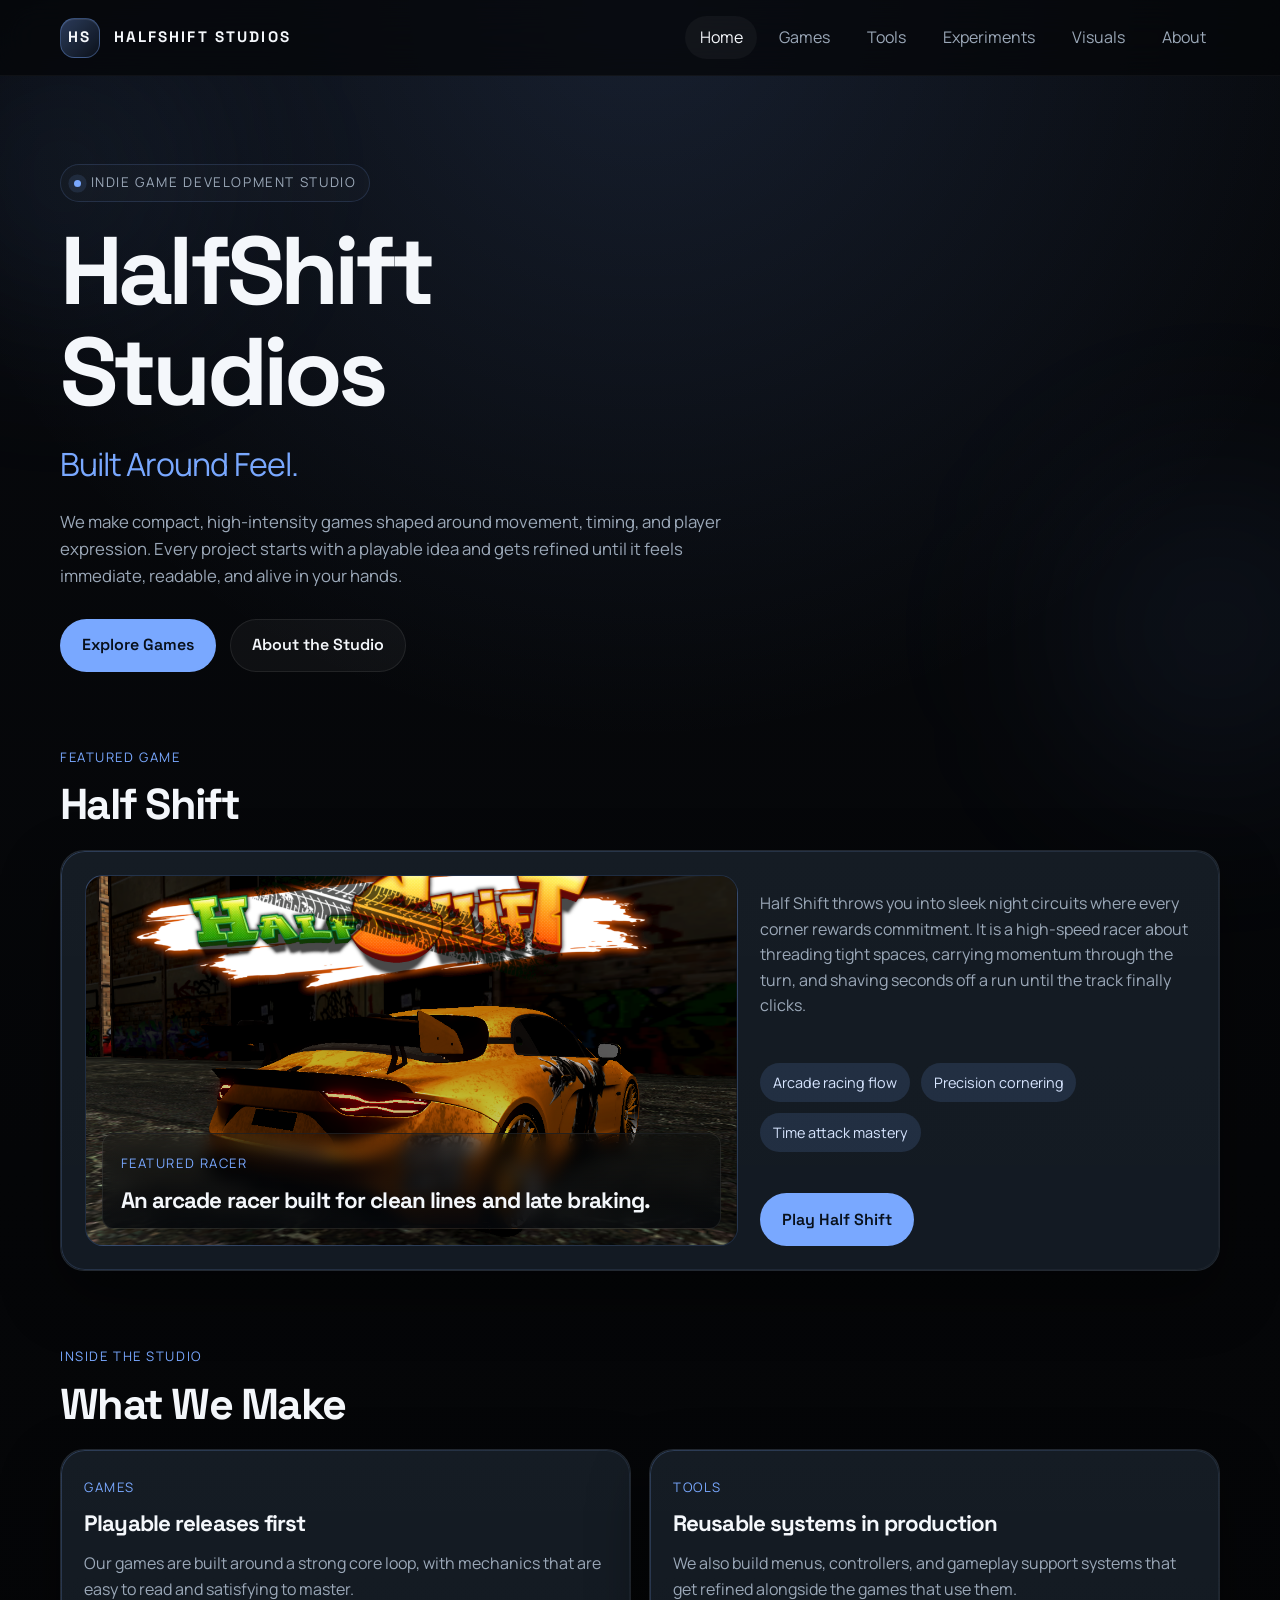
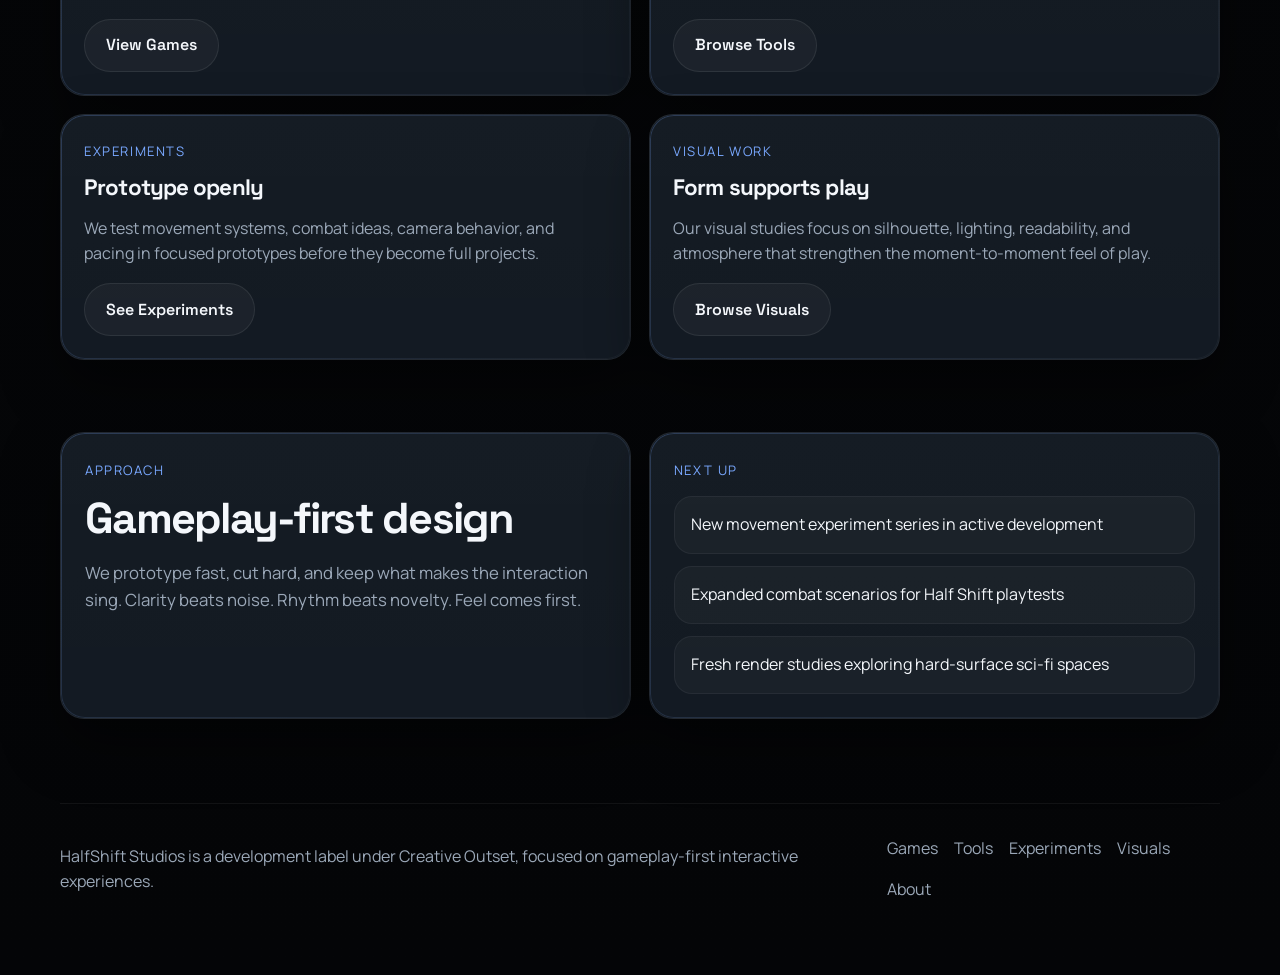
<file: index.html>
<!DOCTYPE html>
<html lang="en">
  <head>
    <meta charset="UTF-8" />
    <meta name="viewport" content="width=device-width, initial-scale=1.0" />
    <title>HalfShift Studios | Built Around Feel.</title>
    <meta
      name="description"
      content="HalfShift Studios creates gameplay-first indie experiences centered on feel, rhythm, and readable systems."
    />
    <link rel="stylesheet" href="style.css" />
  </head>
  <body>
    <div class="page-shell">
      <header class="site-header">
        <div class="container nav">
          <a class="brand" href="index.html">
            <span class="brand-mark">HS</span>
            <span>HalfShift Studios</span>
          </a>
          <nav class="nav-links" aria-label="Primary">
            <a class="active" href="index.html">Home</a>
            <a href="games/index.html">Games</a>
            <a href="tools/index.html">Tools</a>
            <a href="experiments/index.html">Experiments</a>
            <a href="visuals/index.html">Visuals</a>
            <a href="about.html">About</a>
          </nav>
        </div>
      </header>

      <main>
        <section class="hero">
          <div class="container">
            <span class="eyebrow">Indie Game Development Studio</span>
            <h1>HalfShift Studios</h1>
            <p class="tagline">Built Around Feel.</p>
            <p class="hero-copy">
              We make compact, high-intensity games shaped around movement, timing,
              and player expression. Every project starts with a playable idea and
              gets refined until it feels immediate, readable, and alive in your hands.
            </p>
            <div class="hero-actions">
              <a class="btn btn-primary" href="games/index.html">Explore Games</a>
              <a class="btn btn-secondary" href="about.html">About the Studio</a>
            </div>
          </div>
        </section>

        <section class="section">
          <div class="container">
            <div class="section-header">
              <div>
                <span class="card-kicker">Featured Game</span>
                <h2 class="section-title">Half Shift</h2>
              </div>
            </div>
            <article class="feature-card">
              <div class="feature-media">
                <img
                  src="assets/half-shift.png"
                  alt="Gameplay screenshot from Half Shift"
                />
                <div class="feature-overlay">
                  <span class="feature-badge">Featured Racer</span>
                  <h3 class="card-title">An arcade racer built for clean lines and late braking.</h3>
                </div>
              </div>
              <div class="feature-meta">
                <p class="card-copy">
                  Half Shift throws you into sleek night circuits where every corner
                  rewards commitment. It is a high-speed racer about threading tight
                  spaces, carrying momentum through the turn, and shaving seconds off a
                  run until the track finally clicks.
                </p>
                <div class="stat-row">
                  <span class="stat">Arcade racing flow</span>
                  <span class="stat">Precision cornering</span>
                  <span class="stat">Time attack mastery</span>
                </div>
                <div class="hero-actions">
                  <a class="btn btn-primary" href="games/index.html">Play Half Shift</a>
                </div>
              </div>
            </article>
          </div>
        </section>

        <section class="section">
          <div class="container">
            <div class="section-header">
              <div>
                <span class="card-kicker">Inside The Studio</span>
                <h2 class="section-title">What We Make</h2>
              </div>
            </div>
            <div class="grid grid-2">
              <article class="panel preview-card">
                <span class="card-kicker">Games</span>
                <h3 class="card-title">Playable releases first</h3>
                <p>
                  Our games are built around a strong core loop, with mechanics that
                  are easy to read and satisfying to master.
                </p>
                <a class="btn btn-secondary" href="games/index.html">View Games</a>
              </article>
              <article class="panel preview-card">
                <span class="card-kicker">Tools</span>
                <h3 class="card-title">Reusable systems in production</h3>
                <p>
                  We also build menus, controllers, and gameplay support systems that
                  get refined alongside the games that use them.
                </p>
                <a class="btn btn-secondary" href="tools/index.html">Browse Tools</a>
              </article>
              <article class="panel preview-card">
                <span class="card-kicker">Experiments</span>
                <h3 class="card-title">Prototype openly</h3>
                <p>
                  We test movement systems, combat ideas, camera behavior, and pacing
                  in focused prototypes before they become full projects.
                </p>
                <a class="btn btn-secondary" href="experiments/index.html">See Experiments</a>
              </article>
              <article class="panel preview-card">
                <span class="card-kicker">Visual Work</span>
                <h3 class="card-title">Form supports play</h3>
                <p>
                  Our visual studies focus on silhouette, lighting, readability, and
                  atmosphere that strengthen the moment-to-moment feel of play.
                </p>
                <a class="btn btn-secondary" href="visuals/index.html">Browse Visuals</a>
              </article>
            </div>
          </div>
        </section>

        <section class="section">
          <div class="container grid grid-2">
            <article class="panel">
              <span class="card-kicker">Approach</span>
              <h2 class="section-title">Gameplay-first design</h2>
              <p class="section-copy">
                We prototype fast, cut hard, and keep what makes the interaction sing.
                Clarity beats noise. Rhythm beats novelty. Feel comes first.
              </p>
            </article>
            <article class="panel">
              <span class="card-kicker">Next Up</span>
              <ul class="list">
                <li>New movement experiment series in active development</li>
                <li>Expanded combat scenarios for Half Shift playtests</li>
                <li>Fresh render studies exploring hard-surface sci-fi spaces</li>
              </ul>
            </article>
          </div>
        </section>
      </main>

      <footer class="footer">
        <div class="container footer-inner">
          <p>
              HalfShift Studios is a development label under Creative Outset,
              focused on gameplay-first interactive experiences.
          </p>
          <div class="footer-links">
            <a href="games/index.html">Games</a>
            <a href="tools/index.html">Tools</a>
            <a href="experiments/index.html">Experiments</a>
            <a href="visuals/index.html">Visuals</a>
            <a href="about.html">About</a>
          </div>
        </div>
      </footer>
    </div>
    <script src="script.js"></script>
  </body>
</html>
</file>
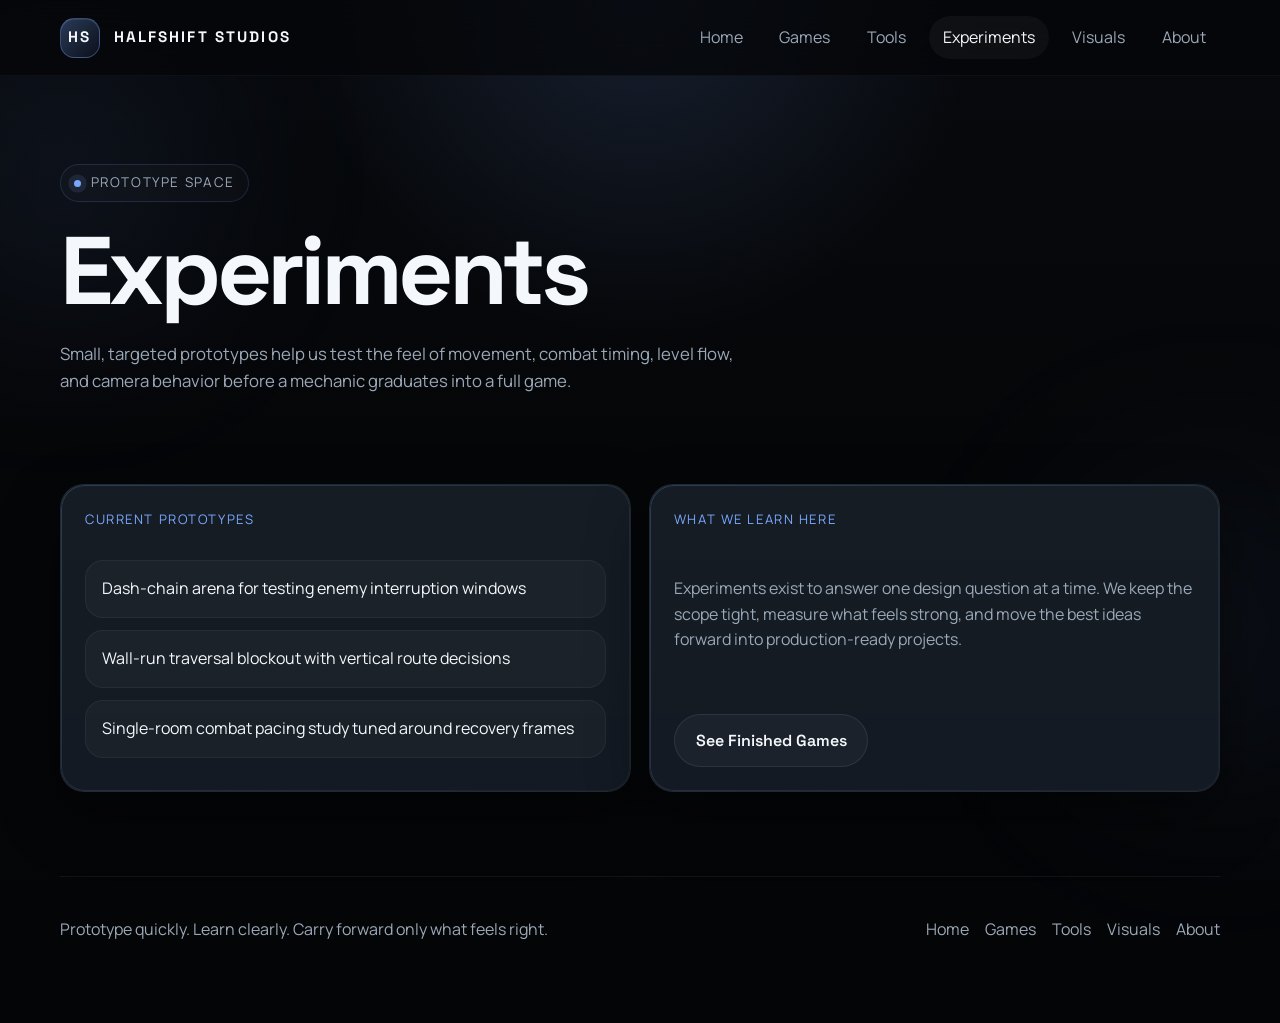
<file: experiments/index.html>
<!DOCTYPE html>
<html lang="en">
  <head>
    <meta charset="UTF-8" />
    <meta name="viewport" content="width=device-width, initial-scale=1.0" />
    <title>Experiments | HalfShift Studios</title>
    <meta
      name="description"
      content="A look at the prototypes and gameplay experiments in development at HalfShift Studios."
    />
    <link rel="stylesheet" href="../style.css" />
  </head>
  <body>
    <div class="page-shell">
      <header class="site-header">
        <div class="container nav">
          <a class="brand" href="../index.html">
            <span class="brand-mark">HS</span>
            <span>HalfShift Studios</span>
          </a>
          <nav class="nav-links" aria-label="Primary">
            <a href="../index.html">Home</a>
            <a href="../games/index.html">Games</a>
            <a href="../tools/index.html">Tools</a>
            <a class="active" href="index.html">Experiments</a>
            <a href="../visuals/index.html">Visuals</a>
            <a href="../about.html">About</a>
          </nav>
        </div>
      </header>

      <main>
        <section class="page-hero">
          <div class="container">
            <span class="eyebrow">Prototype Space</span>
            <h1>Experiments</h1>
            <p>
              Small, targeted prototypes help us test the feel of movement, combat timing,
              level flow, and camera behavior before a mechanic graduates into a full game.
            </p>
          </div>
        </section>

        <section class="section">
          <div class="container grid grid-2">
            <article class="timeline-card">
              <span class="card-kicker">Current Prototypes</span>
              <ul class="list">
                <li>Dash-chain arena for testing enemy interruption windows</li>
                <li>Wall-run traversal blockout with vertical route decisions</li>
                <li>Single-room combat pacing study tuned around recovery frames</li>
              </ul>
            </article>

            <article class="timeline-card">
              <span class="card-kicker">What We Learn Here</span>
              <p class="card-copy">
                Experiments exist to answer one design question at a time. We keep the
                scope tight, measure what feels strong, and move the best ideas forward
                into production-ready projects.
              </p>
              <div class="section-actions">
                <a class="btn btn-secondary" href="../games/index.html">See Finished Games</a>
              </div>
            </article>
          </div>
        </section>
      </main>

      <footer class="footer">
        <div class="container footer-inner">
          <p>Prototype quickly. Learn clearly. Carry forward only what feels right.</p>
          <div class="footer-links">
            <a href="../index.html">Home</a>
            <a href="../games/index.html">Games</a>
            <a href="../tools/index.html">Tools</a>
            <a href="../visuals/index.html">Visuals</a>
            <a href="../about.html">About</a>
          </div>
        </div>
      </footer>
    </div>
    <script src="../script.js"></script>
  </body>
</html>
</file>
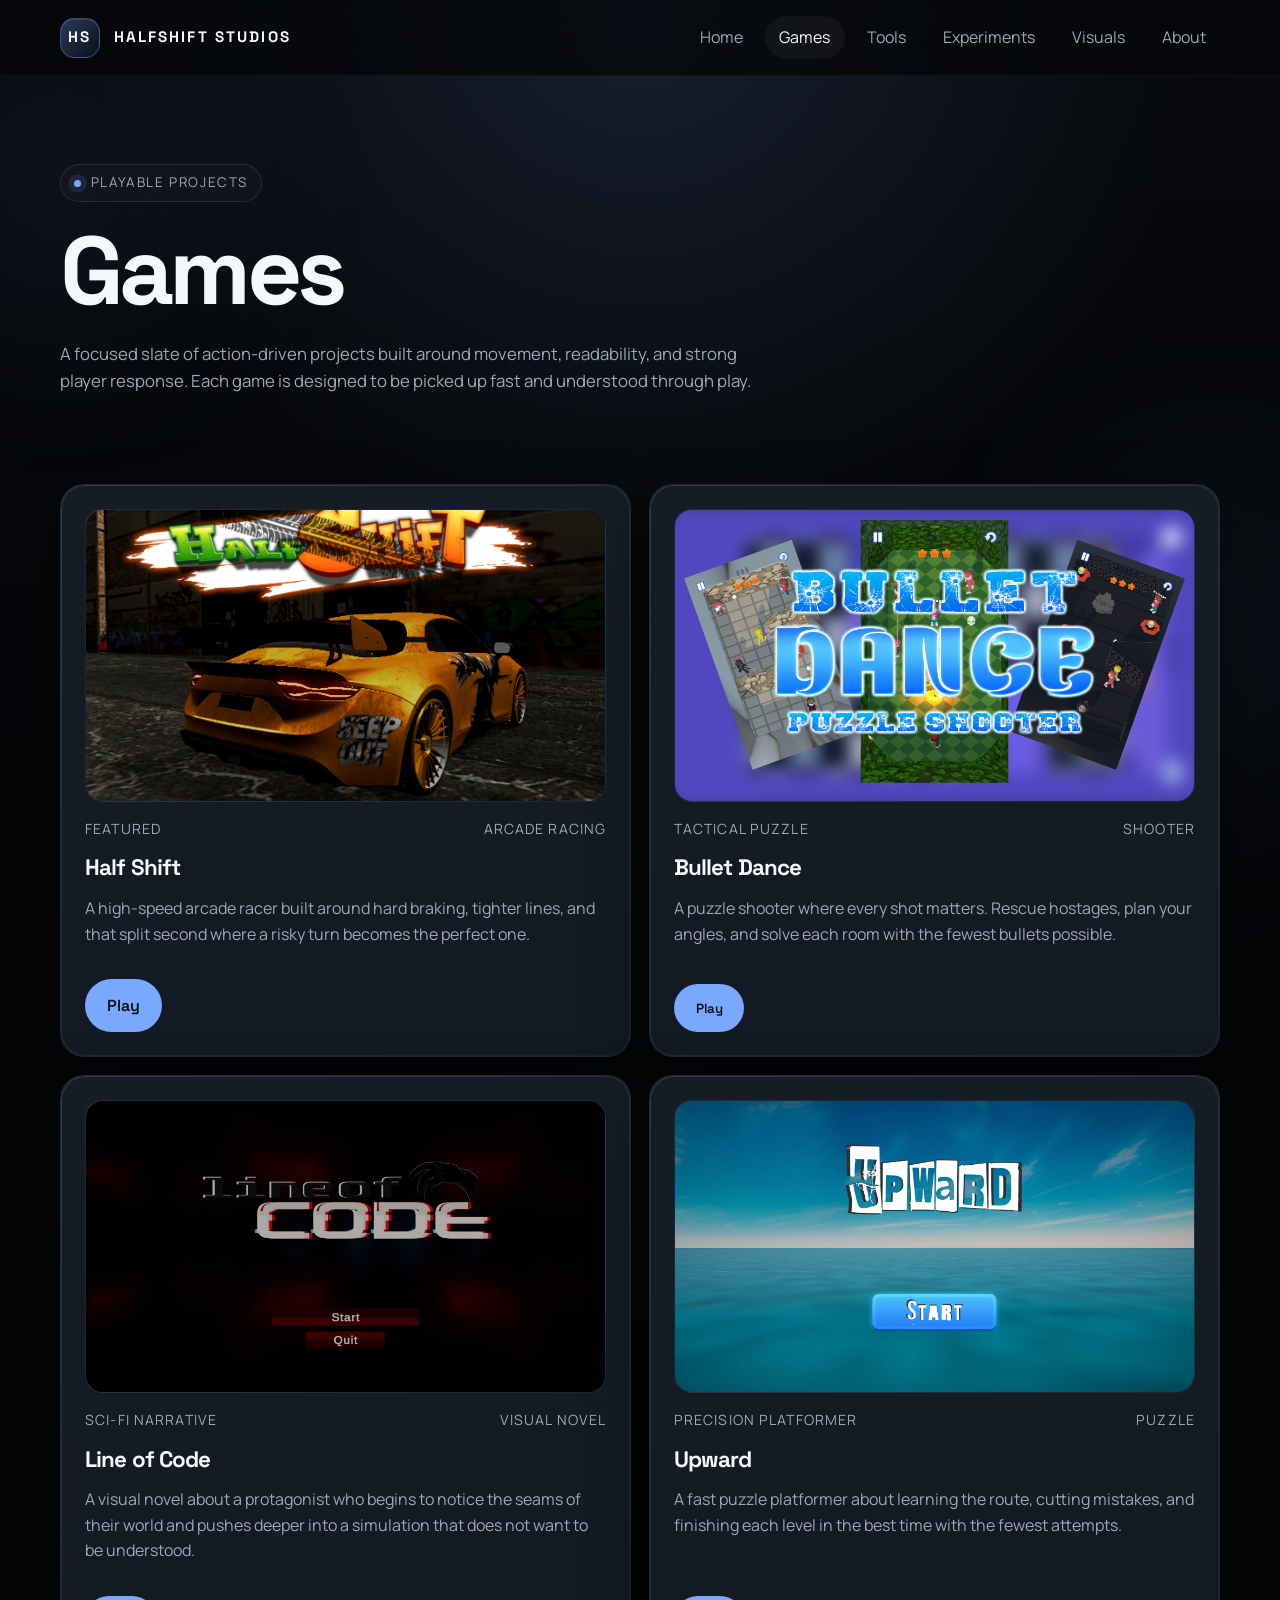
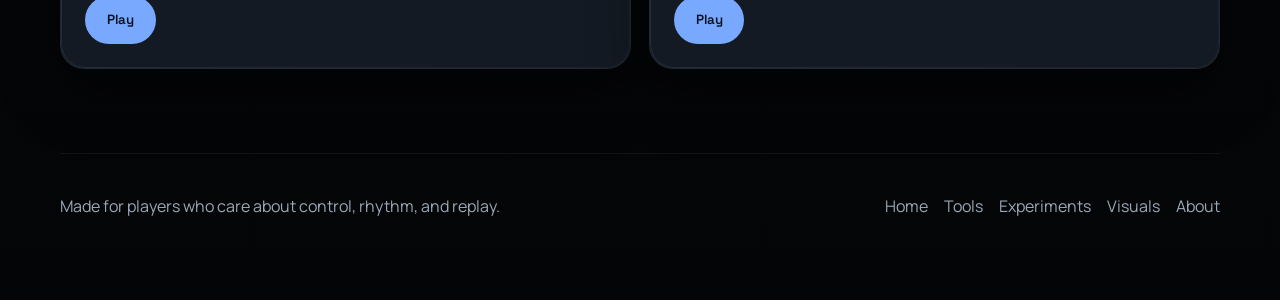
<file: games/index.html>
<!DOCTYPE html>
<html lang="en">
  <head>
    <meta charset="UTF-8" />
    <meta name="viewport" content="width=device-width, initial-scale=1.0" />
    <title>Games | HalfShift Studios</title>
    <meta
      name="description"
      content="Explore the current game lineup from HalfShift Studios, including Half Shift, Bullet Dance, Line of Code, and Upward."
    />
    <link rel="stylesheet" href="../style.css" />
  </head>
  <body>
    <div class="page-shell">
      <header class="site-header">
        <div class="container nav">
          <a class="brand" href="../index.html">
            <span class="brand-mark">HS</span>
            <span>HalfShift Studios</span>
          </a>
          <nav class="nav-links" aria-label="Primary">
            <a href="../index.html">Home</a>
            <a class="active" href="index.html">Games</a>
            <a href="../tools/index.html">Tools</a>
            <a href="../experiments/index.html">Experiments</a>
            <a href="../visuals/index.html">Visuals</a>
            <a href="../about.html">About</a>
          </nav>
        </div>
      </header>

      <main>
        <section class="page-hero">
          <div class="container">
            <span class="eyebrow">Playable Projects</span>
            <h1>Games</h1>
            <p>
              A focused slate of action-driven projects built around movement, readability,
              and strong player response. Each game is designed to be picked up fast and
              understood through play.
            </p>
          </div>
        </section>

        <section class="section">
          <div class="container">
            <div class="grid grid-2">
              <article class="game-card">
                <div class="game-shot-wrap">
                  <img
                    class="game-shot"
                    src="../assets/half-shift.png"
                    alt="Gameplay screenshot from Half Shift"
                  />
                </div>
                <div class="card-topline">
                  <span>Featured</span>
                  <span>Arcade Racing</span>
                </div>
                <div>
                  <h2 class="card-title">Half Shift</h2>
                  <p class="card-copy">
                    A high-speed arcade racer built around hard braking, tighter lines,
                    and that split second where a risky turn becomes the perfect one.
                  </p>
                </div>
                <a href="halfshift/index.html" class="btn btn-primary">Play</a>
              </article>

              <article class="game-card">
                <div class="game-shot-wrap">
                  <img
                    class="game-shot"
                    src="../assets/bullet-dance.png"
                    alt="Gameplay screenshot from Bullet Dance"
                  />
                </div>
                <div class="card-topline">
                  <span>Tactical Puzzle</span>
                  <span>Shooter</span>
                </div>
                <div>
                  <h2 class="card-title">Bullet Dance</h2>
                  <p class="card-copy">
                    A puzzle shooter where every shot matters. Rescue hostages, plan your
                    angles, and solve each room with the fewest bullets possible.
                  </p>
                </div>
                <button class="btn btn-primary" type="button">Play</button>
              </article>

              <article class="game-card">
                <div class="game-shot-wrap">
                  <img
                    class="game-shot"
                    src="../assets/line-of-code.jpg"
                    alt="Gameplay screenshot from Line of Code"
                  />
                </div>
                <div class="card-topline">
                  <span>Sci-Fi Narrative</span>
                  <span>Visual Novel</span>
                </div>
                <div>
                  <h2 class="card-title">Line of Code</h2>
                  <p class="card-copy">
                    A visual novel about a protagonist who begins to notice the seams of
                    their world and pushes deeper into a simulation that does not want to
                    be understood.
                  </p>
                </div>
                <button class="btn btn-primary" type="button">Play</button>
              </article>

              <article class="game-card">
                <div class="game-shot-wrap">
                  <img
                    class="game-shot"
                    src="../assets/upward.jpg"
                    alt="Gameplay screenshot from Upward"
                  />
                </div>
                <div class="card-topline">
                  <span>Precision Platformer</span>
                  <span>Puzzle</span>
                </div>
                <div>
                  <h2 class="card-title">Upward</h2>
                  <p class="card-copy">
                    A fast puzzle platformer about learning the route, cutting mistakes,
                    and finishing each level in the best time with the fewest attempts.
                  </p>
                </div>
                <button class="btn btn-primary" type="button">Play</button>
              </article>
            </div>
          </div>
        </section>
      </main>

      <footer class="footer">
        <div class="container footer-inner">
          <p>Made for players who care about control, rhythm, and replay.</p>
          <div class="footer-links">
            <a href="../index.html">Home</a>
            <a href="../tools/index.html">Tools</a>
            <a href="../experiments/index.html">Experiments</a>
            <a href="../visuals/index.html">Visuals</a>
            <a href="../about.html">About</a>
          </div>
        </div>
      </footer>
    </div>
    <script src="../script.js"></script>
  </body>
</html>
</file>
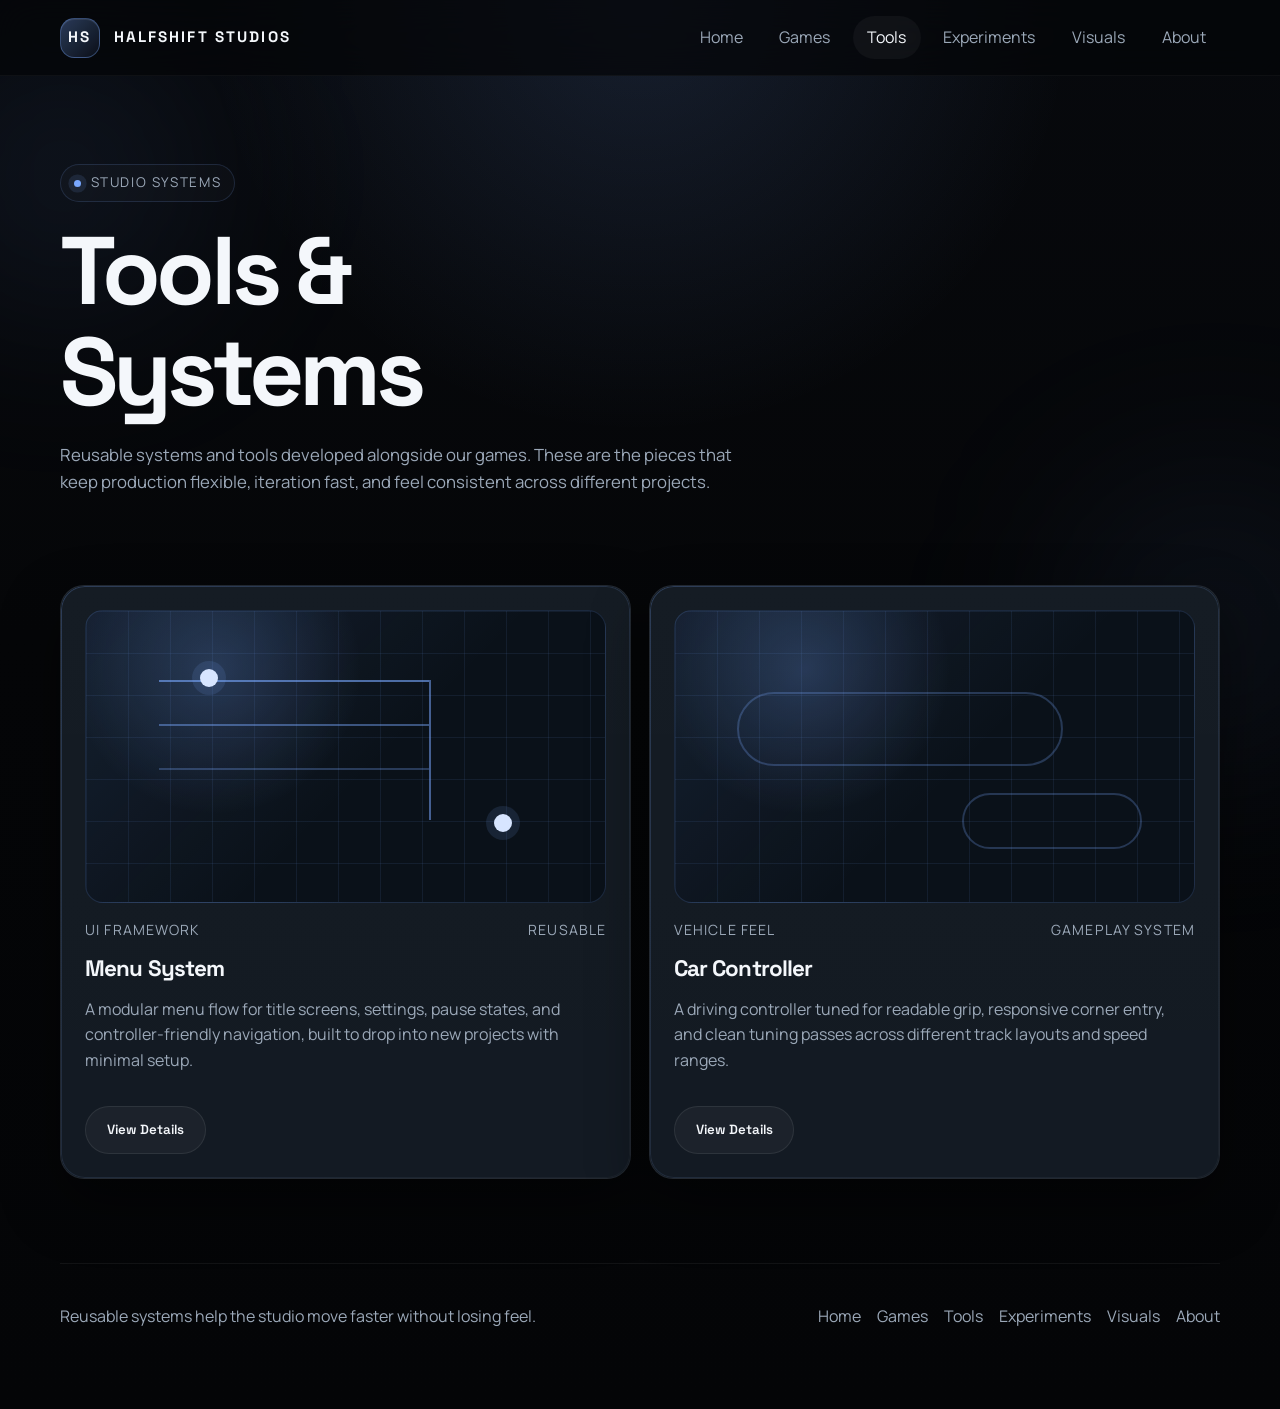
<file: tools/index.html>
<!DOCTYPE html>
<html lang="en">
  <head>
    <meta charset="UTF-8" />
    <meta name="viewport" content="width=device-width, initial-scale=1.0" />
    <title>Tools & Systems | HalfShift Studios</title>
    <meta
      name="description"
      content="Reusable systems and tools developed alongside the games at HalfShift Studios."
    />
    <link rel="stylesheet" href="../style.css" />
  </head>
  <body>
    <div class="page-shell">
      <header class="site-header">
        <div class="container nav">
          <a class="brand" href="../index.html">
            <span class="brand-mark">HS</span>
            <span>HalfShift Studios</span>
          </a>
          <nav class="nav-links" aria-label="Primary">
            <a href="../index.html">Home</a>
            <a href="../games/index.html">Games</a>
            <a class="active" href="index.html">Tools</a>
            <a href="../experiments/index.html">Experiments</a>
            <a href="../visuals/index.html">Visuals</a>
            <a href="../about.html">About</a>
          </nav>
        </div>
      </header>

      <main>
        <section class="page-hero">
          <div class="container">
            <span class="eyebrow">Studio Systems</span>
            <h1>Tools &amp; Systems</h1>
            <p>
              Reusable systems and tools developed alongside our games. These are the
              pieces that keep production flexible, iteration fast, and feel consistent
              across different projects.
            </p>
          </div>
        </section>

        <section class="section">
          <div class="container">
            <div class="grid grid-2">
              <article class="tool-card">
                <div class="tool-visual" aria-hidden="true">
                  <div class="tool-visual-grid"></div>
                  <div class="tool-lines"></div>
                  <div class="tool-nodes"></div>
                </div>
                <div class="card-topline">
                  <span>UI Framework</span>
                  <span>Reusable</span>
                </div>
                <div>
                  <h2 class="card-title">Menu System</h2>
                  <p class="card-copy">
                    A modular menu flow for title screens, settings, pause states, and
                    controller-friendly navigation, built to drop into new projects with
                    minimal setup.
                  </p>
                </div>
                <button class="btn btn-secondary" type="button">View Details</button>
              </article>

              <article class="tool-card">
                <div class="tool-visual" aria-hidden="true">
                  <div class="tool-visual-grid"></div>
                  <div class="tool-visual-routes"></div>
                </div>
                <div class="card-topline">
                  <span>Vehicle Feel</span>
                  <span>Gameplay System</span>
                </div>
                <div>
                  <h2 class="card-title">Car Controller</h2>
                  <p class="card-copy">
                    A driving controller tuned for readable grip, responsive corner entry,
                    and clean tuning passes across different track layouts and speed ranges.
                  </p>
                </div>
                <button class="btn btn-secondary" type="button">View Details</button>
              </article>
            </div>
          </div>
        </section>
      </main>

      <footer class="footer">
        <div class="container footer-inner">
          <p>Reusable systems help the studio move faster without losing feel.</p>
          <div class="footer-links">
            <a href="../index.html">Home</a>
            <a href="../games/index.html">Games</a>
            <a href="index.html">Tools</a>
            <a href="../experiments/index.html">Experiments</a>
            <a href="../visuals/index.html">Visuals</a>
            <a href="../about.html">About</a>
          </div>
        </div>
      </footer>
    </div>
    <script src="../script.js"></script>
  </body>
</html>
</file>
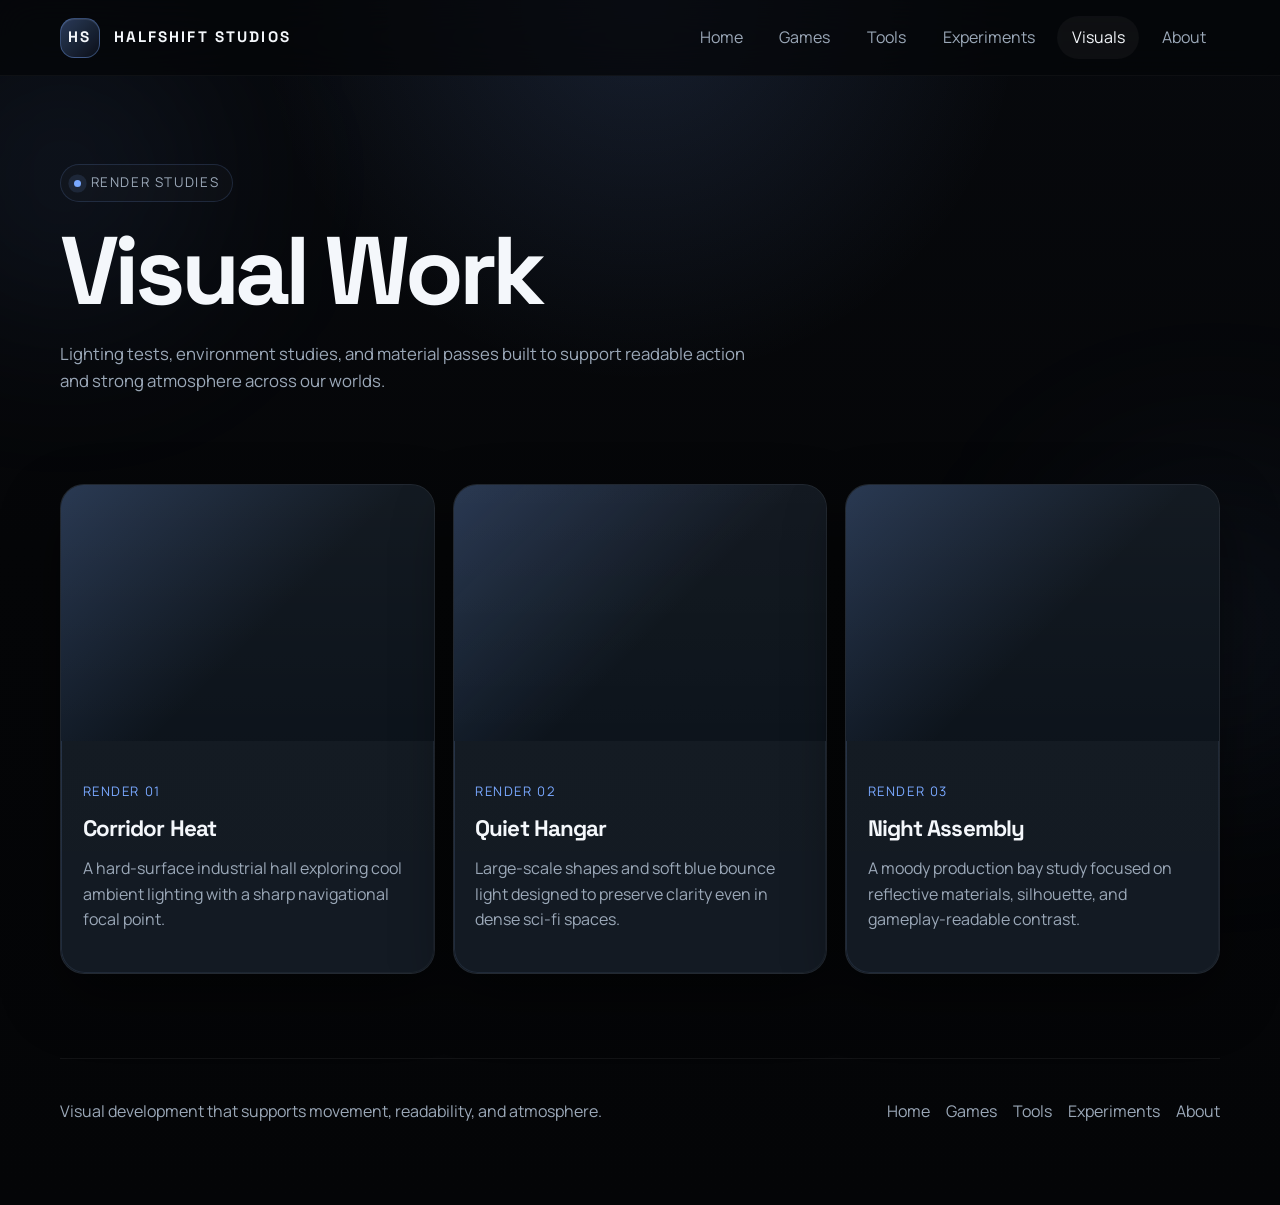
<file: visuals/index.html>
<!DOCTYPE html>
<html lang="en">
  <head>
    <meta charset="UTF-8" />
    <meta name="viewport" content="width=device-width, initial-scale=1.0" />
    <title>Visuals | HalfShift Studios</title>
    <meta
      name="description"
      content="Visual development and 3D render studies from HalfShift Studios."
    />
    <link rel="stylesheet" href="../style.css" />
  </head>
  <body>
    <div class="page-shell">
      <header class="site-header">
        <div class="container nav">
          <a class="brand" href="../index.html">
            <span class="brand-mark">HS</span>
            <span>HalfShift Studios</span>
          </a>
          <nav class="nav-links" aria-label="Primary">
            <a href="../index.html">Home</a>
            <a href="../games/index.html">Games</a>
            <a href="../tools/index.html">Tools</a>
            <a href="../experiments/index.html">Experiments</a>
            <a class="active" href="index.html">Visuals</a>
            <a href="../about.html">About</a>
          </nav>
        </div>
      </header>

      <main>
        <section class="page-hero">
          <div class="container">
            <span class="eyebrow">Render Studies</span>
            <h1>Visual Work</h1>
            <p>
              Lighting tests, environment studies, and material passes built to support
              readable action and strong atmosphere across our worlds.
            </p>
          </div>
        </section>

        <section class="section">
          <div class="container">
            <div class="grid grid-3">
              <article class="gallery-card">
                <div class="visual-tile"></div>
                <div class="gallery-copy">
                  <span class="card-kicker">Render 01</span>
                  <h2 class="card-title">Corridor Heat</h2>
                  <p>
                    A hard-surface industrial hall exploring cool ambient lighting with a
                    sharp navigational focal point.
                  </p>
                </div>
              </article>

              <article class="gallery-card">
                <div class="visual-tile"></div>
                <div class="gallery-copy">
                  <span class="card-kicker">Render 02</span>
                  <h2 class="card-title">Quiet Hangar</h2>
                  <p>
                    Large-scale shapes and soft blue bounce light designed to preserve
                    clarity even in dense sci-fi spaces.
                  </p>
                </div>
              </article>

              <article class="gallery-card">
                <div class="visual-tile"></div>
                <div class="gallery-copy">
                  <span class="card-kicker">Render 03</span>
                  <h2 class="card-title">Night Assembly</h2>
                  <p>
                    A moody production bay study focused on reflective materials, silhouette,
                    and gameplay-readable contrast.
                  </p>
                </div>
              </article>
            </div>
          </div>
        </section>
      </main>

      <footer class="footer">
        <div class="container footer-inner">
          <p>Visual development that supports movement, readability, and atmosphere.</p>
          <div class="footer-links">
            <a href="../index.html">Home</a>
            <a href="../games/index.html">Games</a>
            <a href="../tools/index.html">Tools</a>
            <a href="../experiments/index.html">Experiments</a>
            <a href="../about.html">About</a>
          </div>
        </div>
      </footer>
    </div>
    <script src="../script.js"></script>
  </body>
</html>
</file>
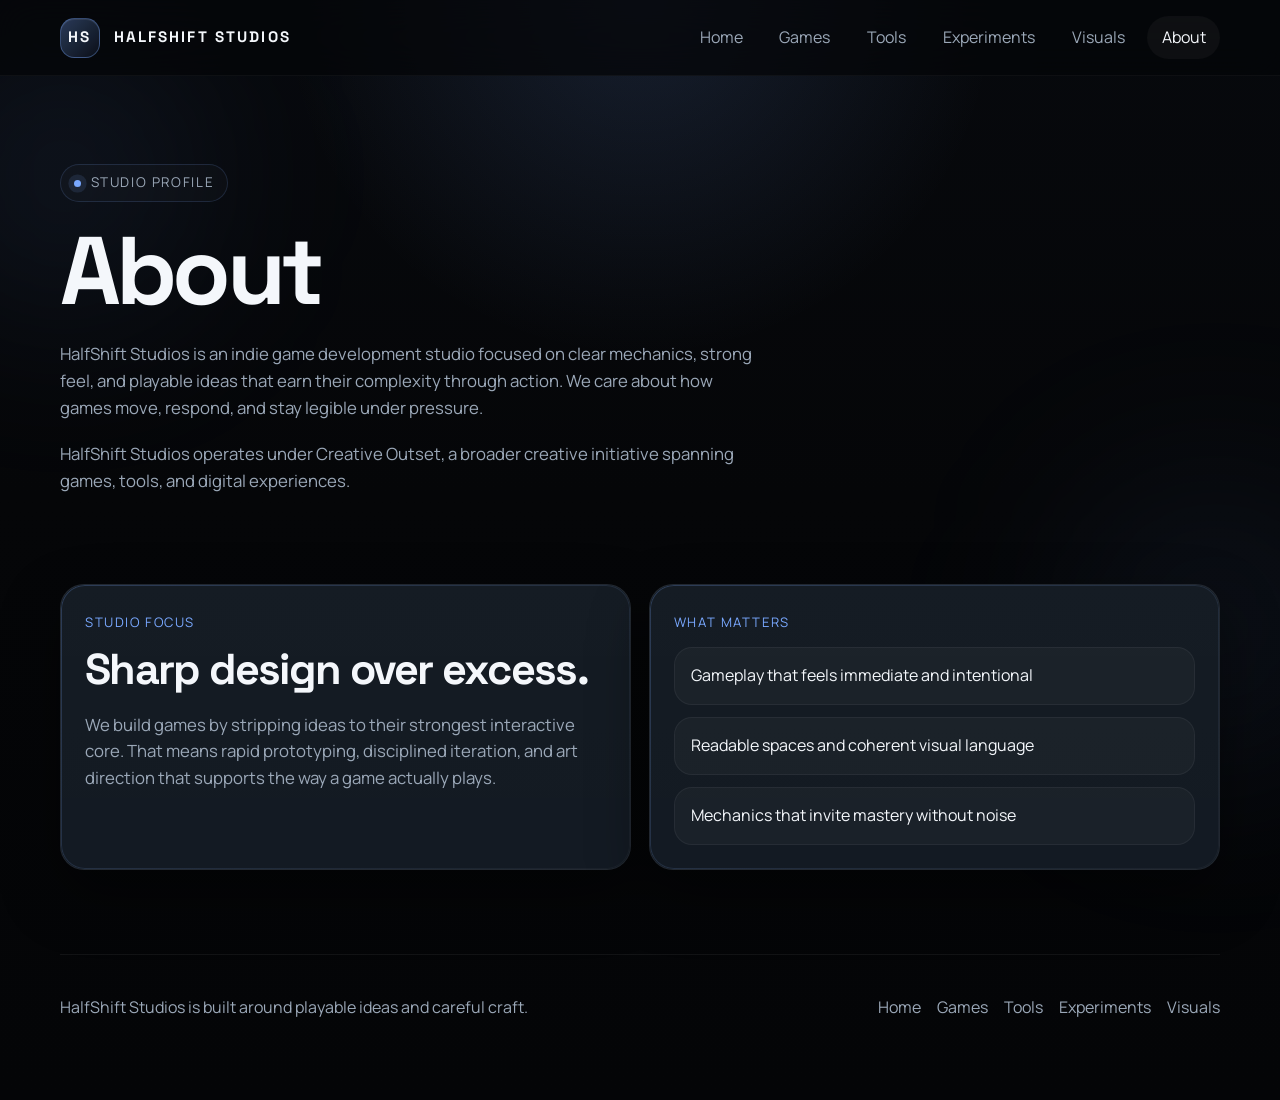
<file: about.html>
<!DOCTYPE html>
<html lang="en">
  <head>
    <meta charset="UTF-8" />
    <meta name="viewport" content="width=device-width, initial-scale=1.0" />
    <title>About | HalfShift Studios</title>
    <meta
      name="description"
      content="Learn more about HalfShift Studios and its gameplay-first approach to indie development."
    />
    <link rel="stylesheet" href="style.css" />
  </head>
  <body>
    <div class="page-shell">
      <header class="site-header">
        <div class="container nav">
          <a class="brand" href="index.html">
            <span class="brand-mark">HS</span>
            <span>HalfShift Studios</span>
          </a>
          <nav class="nav-links" aria-label="Primary">
            <a href="index.html">Home</a>
            <a href="games/index.html">Games</a>
            <a href="tools/index.html">Tools</a>
            <a href="experiments/index.html">Experiments</a>
            <a href="visuals/index.html">Visuals</a>
            <a class="active" href="about.html">About</a>
          </nav>
        </div>
      </header>

      <main>
        <section class="page-hero">
          <div class="container">
            <span class="eyebrow">Studio Profile</span>
            <h1>About</h1>
            <p>
              HalfShift Studios is an indie game development studio focused on clear
              mechanics, strong feel, and playable ideas that earn their complexity
              through action. We care about how games move, respond, and stay legible
              under pressure.
            </p>

            <p class="section-copy">
              HalfShift Studios operates under Creative Outset, a broader creative initiative
              spanning games, tools, and digital experiences.
          </p>
          </div>
        </section>

        <section class="section">
          <div class="container grid grid-2">
            <article class="panel">
              <span class="card-kicker">Studio Focus</span>
              <h2 class="section-title">Sharp design over excess.</h2>
              <p class="section-copy">
                We build games by stripping ideas to their strongest interactive core.
                That means rapid prototyping, disciplined iteration, and art direction
                that supports the way a game actually plays.
              </p>
            </article>

            <article class="panel">
              <span class="card-kicker">What Matters</span>
              <ul class="list">
                <li>Gameplay that feels immediate and intentional</li>
                <li>Readable spaces and coherent visual language</li>
                <li>Mechanics that invite mastery without noise</li>
              </ul>
            </article>
          </div>
        </section>
      </main>

      <footer class="footer">
        <div class="container footer-inner">
          <p>HalfShift Studios is built around playable ideas and careful craft.</p>
          <div class="footer-links">
            <a href="index.html">Home</a>
            <a href="games/index.html">Games</a>
            <a href="tools/index.html">Tools</a>
            <a href="experiments/index.html">Experiments</a>
            <a href="visuals/index.html">Visuals</a>
          </div>
        </div>
      </footer>
    </div>
    <script src="script.js"></script>
  </body>
</html>
</file>
<file: style.css>
@import url("https://fonts.googleapis.com/css2?family=Manrope:wght@400;500;600;700;800&family=Space+Grotesk:wght@500;700&display=swap");

:root {
  --bg: #050608;
  --bg-elevated: #0b0f14;
  --panel: #101720;
  --panel-strong: #151f2c;
  --border: rgba(123, 167, 255, 0.16);
  --text: #f4f7fb;
  --text-muted: #9ba8b8;
  --accent: #79a8ff;
  --accent-soft: rgba(121, 168, 255, 0.14);
  --shadow: 0 24px 60px rgba(0, 0, 0, 0.45);
  --max-width: 1160px;
  --radius-lg: 24px;
  --radius-md: 18px;
  --radius-sm: 999px;
}

* {
  box-sizing: border-box;
}

html {
  scroll-behavior: smooth;
}

body {
  margin: 0;
  min-height: 100vh;
  font-family: "Manrope", sans-serif;
  color: var(--text);
  background:
    radial-gradient(circle at top, rgba(121, 168, 255, 0.14), transparent 28%),
    linear-gradient(180deg, #07090d 0%, #050608 45%, #040507 100%);
  line-height: 1.6;
}

a {
  color: inherit;
  text-decoration: none;
}

img {
  max-width: 100%;
  display: block;
}

.page-shell {
  position: relative;
  overflow: hidden;
}

.page-shell::before,
.page-shell::after {
  content: "";
  position: fixed;
  inset: auto;
  border-radius: 50%;
  filter: blur(100px);
  pointer-events: none;
  z-index: -1;
}

.page-shell::before {
  top: 3rem;
  left: -4rem;
  width: 16rem;
  height: 16rem;
  background: rgba(121, 168, 255, 0.1);
}

.page-shell::after {
  right: -5rem;
  bottom: 8rem;
  width: 18rem;
  height: 18rem;
  background: rgba(121, 168, 255, 0.08);
}

.container {
  width: min(calc(100% - 2rem), var(--max-width));
  margin: 0 auto;
}

.site-header {
  position: sticky;
  top: 0;
  z-index: 10;
  backdrop-filter: blur(18px);
  background: rgba(5, 6, 8, 0.75);
  border-bottom: 1px solid rgba(255, 255, 255, 0.04);
}

.nav {
  display: flex;
  align-items: center;
  justify-content: space-between;
  gap: 1rem;
  padding: 1rem 0;
}

.brand {
  display: inline-flex;
  align-items: center;
  gap: 0.85rem;
  font-family: "Space Grotesk", sans-serif;
  font-size: 0.95rem;
  font-weight: 700;
  letter-spacing: 0.14em;
  text-transform: uppercase;
}

.brand-mark {
  width: 2.5rem;
  height: 2.5rem;
  border-radius: 0.9rem;
  display: inline-flex;
  align-items: center;
  justify-content: center;
  background: linear-gradient(135deg, rgba(121, 168, 255, 0.32), rgba(121, 168, 255, 0.06));
  border: 1px solid rgba(121, 168, 255, 0.35);
  box-shadow: inset 0 1px 0 rgba(255, 255, 255, 0.08);
}

.nav-links {
  display: flex;
  flex-wrap: wrap;
  gap: 0.5rem;
}

.nav-links a {
  padding: 0.55rem 0.9rem;
  color: var(--text-muted);
  border-radius: var(--radius-sm);
  transition: color 0.2s ease, background 0.2s ease, transform 0.2s ease;
}

.nav-links a:hover,
.nav-links a.active {
  color: var(--text);
  background: rgba(255, 255, 255, 0.04);
}

.nav-links a:hover {
  transform: translateY(-1px);
}

.hero,
.page-hero {
  padding: 5.5rem 0 2.25rem;
}

.eyebrow {
  display: inline-flex;
  align-items: center;
  gap: 0.6rem;
  margin-bottom: 1.2rem;
  padding: 0.45rem 0.8rem;
  border-radius: var(--radius-sm);
  border: 1px solid var(--border);
  background: rgba(255, 255, 255, 0.02);
  color: var(--text-muted);
  font-size: 0.84rem;
  letter-spacing: 0.12em;
  text-transform: uppercase;
}

.eyebrow::before {
  content: "";
  width: 0.45rem;
  height: 0.45rem;
  border-radius: 50%;
  background: var(--accent);
  box-shadow: 0 0 0 0.35rem rgba(121, 168, 255, 0.12);
}

h1,
h2,
h3 {
  margin: 0;
  line-height: 1.05;
  font-family: "Space Grotesk", sans-serif;
}

h1 {
  max-width: 9ch;
  font-size: clamp(3rem, 9vw, 6rem);
  letter-spacing: -0.05em;
}

.tagline {
  margin: 1rem 0 0;
  font-size: clamp(1.4rem, 3vw, 2rem);
  color: var(--accent);
  letter-spacing: -0.03em;
}

.hero-copy,
.page-hero p,
.section-copy {
  max-width: 44rem;
  margin-top: 1.2rem;
  color: var(--text-muted);
  font-size: 1.05rem;
}

.hero-actions,
.section-actions {
  display: flex;
  flex-wrap: wrap;
  gap: 0.9rem;
  margin-top: 1.8rem;
}

.btn {
  position: relative;
  display: inline-flex;
  align-items: center;
  justify-content: center;
  gap: 0.5rem;
  min-height: 3rem;
  padding: 0.8rem 1.3rem;
  border-radius: var(--radius-sm);
  border: 1px solid transparent;
  font-family: "Space Grotesk", sans-serif;
  font-weight: 600;
  overflow: hidden;
  isolation: isolate;
  transition: transform 0.2s ease, background 0.2s ease, border-color 0.2s ease, box-shadow 0.2s ease;
}

button.btn {
  cursor: pointer;
}

.btn:hover {
  transform: translateY(-1px);
  box-shadow: 0 14px 34px rgba(0, 0, 0, 0.26);
}

.btn-primary {
  color: #08101b;
  background: var(--accent);
}

.btn-secondary {
  color: var(--text);
  background: rgba(255, 255, 255, 0.04);
  border-color: rgba(255, 255, 255, 0.08);
}

.btn-secondary:hover {
  border-color: rgba(121, 168, 255, 0.22);
}

.section {
  padding: 2.25rem 0;
}

.section-header {
  display: flex;
  align-items: end;
  justify-content: space-between;
  gap: 1.5rem;
  margin-bottom: 1.4rem;
}

.section-title {
  font-size: clamp(1.8rem, 4vw, 2.7rem);
  letter-spacing: -0.04em;
}

.grid {
  display: grid;
  gap: 1.1rem;
}

.grid-2 {
  grid-template-columns: repeat(2, minmax(0, 1fr));
}

.grid-3 {
  grid-template-columns: repeat(3, minmax(0, 1fr));
}

.grid-4 {
  grid-template-columns: repeat(4, minmax(0, 1fr));
}

.panel,
.game-card,
.feature-card,
.gallery-card,
.timeline-card,
.tool-card {
  position: relative;
  padding: 1.5rem;
  border-radius: var(--radius-lg);
  border: 1px solid rgba(255, 255, 255, 0.06);
  background:
    linear-gradient(180deg, rgba(255, 255, 255, 0.02), rgba(255, 255, 255, 0.01)),
    var(--panel);
  box-shadow: var(--shadow);
  transition: transform 0.28s ease, border-color 0.28s ease, box-shadow 0.28s ease, background 0.28s ease;
}

.panel::before,
.game-card::before,
.feature-card::before,
.gallery-card::before,
.timeline-card::before,
.tool-card::before {
  content: "";
  position: absolute;
  inset: 0;
  border-radius: inherit;
  padding: 1px;
  background: linear-gradient(145deg, rgba(121, 168, 255, 0.24), rgba(255, 255, 255, 0.03));
  -webkit-mask: linear-gradient(#fff 0 0) content-box, linear-gradient(#fff 0 0);
  -webkit-mask-composite: xor;
  mask-composite: exclude;
  pointer-events: none;
}

.panel:hover,
.game-card:hover,
.feature-card:hover,
.gallery-card:hover,
.timeline-card:hover,
.tool-card:hover {
  transform: translateY(-6px);
  border-color: rgba(121, 168, 255, 0.22);
  box-shadow: 0 30px 70px rgba(0, 0, 0, 0.48);
}

.feature-card {
  display: grid;
  grid-template-columns: 1.2fr 0.8fr;
  gap: 1.4rem;
  align-items: stretch;
  overflow: hidden;
}

.feature-media,
.visual-tile {
  min-height: 14rem;
  border-radius: var(--radius-md);
  background:
    linear-gradient(135deg, rgba(121, 168, 255, 0.22), transparent 55%),
    linear-gradient(180deg, rgba(255, 255, 255, 0.04), rgba(255, 255, 255, 0.01)),
    #0a1119;
  border: 1px solid rgba(121, 168, 255, 0.16);
}

.feature-media {
  position: relative;
  overflow: hidden;
  min-height: 20rem;
}

.feature-media img,
.game-shot {
  position: absolute;
  inset: 0;
  width: 100%;
  height: 100%;
  object-fit: cover;
  transition: transform 0.32s ease;
}

.feature-overlay {
  position: absolute;
  right: 1rem;
  bottom: 1rem;
  left: 1rem;
  padding: 1rem 1.1rem;
  border-radius: calc(var(--radius-md) - 6px);
  background: linear-gradient(180deg, rgba(5, 8, 12, 0.14), rgba(5, 8, 12, 0.82));
  border: 1px solid rgba(255, 255, 255, 0.08);
  backdrop-filter: blur(8px);
}

.game-shot-wrap {
  position: relative;
  overflow: hidden;
  min-height: 12rem;
  aspect-ratio: 16 / 9;
  border-radius: var(--radius-md);
  border: 1px solid rgba(121, 168, 255, 0.14);
  background:
    linear-gradient(135deg, rgba(121, 168, 255, 0.12), transparent 60%),
    #0a1119;
}

.game-shot-wrap::after,
.visual-tile::after,
.tool-visual::after {
  content: "";
  position: absolute;
  inset: 0;
  background: linear-gradient(180deg, rgba(6, 8, 10, 0.02), rgba(6, 8, 10, 0.3));
  opacity: 0;
  transition: opacity 0.28s ease;
}

.feature-badge,
.card-kicker {
  display: inline-flex;
  margin-bottom: 0.9rem;
  color: var(--accent);
  font-size: 0.82rem;
  letter-spacing: 0.12em;
  text-transform: uppercase;
}

.feature-meta {
  display: grid;
  gap: 0.75rem;
}

.card-title {
  font-size: 1.4rem;
  letter-spacing: -0.04em;
}

.card-copy {
  color: var(--text-muted);
}

.stat-row {
  display: flex;
  flex-wrap: wrap;
  gap: 0.7rem;
  margin-top: 1rem;
}

.stat {
  padding: 0.5rem 0.8rem;
  border-radius: var(--radius-sm);
  background: var(--accent-soft);
  color: #d7e5ff;
  font-size: 0.9rem;
}

.game-card,
.gallery-card,
.timeline-card,
.tool-card {
  display: flex;
  flex-direction: column;
  gap: 1rem;
  min-height: 100%;
}

.game-card {
  overflow: hidden;
}

.game-card:hover .game-shot,
.gallery-card:hover .visual-tile,
.tool-card:hover .tool-visual,
.feature-card:hover .feature-media img {
  transform: scale(1.04);
}

.game-card:hover .game-shot-wrap::after,
.gallery-card:hover .visual-tile::after,
.tool-card:hover .tool-visual::after {
  opacity: 1;
}

.game-card .btn,
.gallery-card .btn,
.tool-card .btn {
  margin-top: auto;
  width: fit-content;
}

.card-topline {
  display: flex;
  align-items: center;
  justify-content: space-between;
  gap: 1rem;
  color: var(--text-muted);
  font-size: 0.88rem;
  text-transform: uppercase;
  letter-spacing: 0.08em;
}

.preview-card {
  padding: 1.45rem;
}

.preview-card p {
  color: var(--text-muted);
}

.stack {
  display: grid;
  gap: 1rem;
}

.list {
  margin: 0;
  padding: 0;
  list-style: none;
  display: grid;
  gap: 0.75rem;
}

.list li {
  padding: 0.95rem 1rem;
  border-radius: var(--radius-md);
  background: rgba(255, 255, 255, 0.03);
  border: 1px solid rgba(255, 255, 255, 0.05);
}

.gallery-card {
  padding: 0;
  overflow: hidden;
}

.visual-tile {
  position: relative;
  min-height: 16rem;
  border: 0;
  border-radius: 0;
  transition: transform 0.32s ease;
}

.gallery-copy {
  padding: 1.35rem 1.35rem 1.5rem;
}

.gallery-copy p {
  color: var(--text-muted);
}

.tool-card {
  overflow: hidden;
}

.tool-visual {
  position: relative;
  min-height: 12rem;
  aspect-ratio: 16 / 9;
  border-radius: var(--radius-md);
  border: 1px solid rgba(121, 168, 255, 0.16);
  background:
    radial-gradient(circle at 25% 20%, rgba(121, 168, 255, 0.22), transparent 32%),
    linear-gradient(135deg, rgba(121, 168, 255, 0.1), transparent 55%),
    #0a1119;
  overflow: hidden;
  transition: transform 0.32s ease;
}

.tool-visual-grid,
.tool-visual-routes {
  position: absolute;
  inset: 0;
  opacity: 0.75;
}

.tool-visual-grid {
  background-image:
    linear-gradient(rgba(121, 168, 255, 0.12) 1px, transparent 1px),
    linear-gradient(90deg, rgba(121, 168, 255, 0.12) 1px, transparent 1px);
  background-size: 42px 42px;
}

.tool-visual-routes::before,
.tool-visual-routes::after {
  content: "";
  position: absolute;
  inset: auto;
  border-radius: 999px;
  border: 2px solid rgba(121, 168, 255, 0.34);
}

.tool-visual-routes::before {
  top: 28%;
  left: 12%;
  width: 62%;
  height: 24%;
}

.tool-visual-routes::after {
  right: 10%;
  bottom: 18%;
  width: 34%;
  height: 18%;
}

.tool-lines,
.tool-nodes {
  position: absolute;
  inset: 0;
}

.tool-lines::before,
.tool-lines::after,
.tool-nodes::before,
.tool-nodes::after {
  content: "";
  position: absolute;
}

.tool-lines::before {
  top: 24%;
  left: 14%;
  width: 52%;
  height: 2px;
  background: rgba(121, 168, 255, 0.6);
  box-shadow: 0 44px 0 rgba(121, 168, 255, 0.44), 0 88px 0 rgba(121, 168, 255, 0.28);
}

.tool-lines::after {
  top: 24%;
  left: 66%;
  width: 2px;
  height: 48%;
  background: rgba(121, 168, 255, 0.52);
}

.tool-nodes::before,
.tool-nodes::after {
  width: 18px;
  height: 18px;
  border-radius: 50%;
  background: #d7e5ff;
  box-shadow: 0 0 0 8px rgba(121, 168, 255, 0.12);
}

.tool-nodes::before {
  top: 20%;
  left: 22%;
}

.tool-nodes::after {
  right: 18%;
  bottom: 24%;
}

.ripple {
  position: absolute;
  border-radius: 50%;
  transform: scale(0);
  background: rgba(255, 255, 255, 0.28);
  pointer-events: none;
  animation: ripple 0.6s ease-out;
}

@keyframes ripple {
  to {
    transform: scale(4);
    opacity: 0;
  }
}

.footer {
  padding: 3rem 0 4rem;
  color: var(--text-muted);
}

.footer-inner {
  display: flex;
  align-items: center;
  justify-content: space-between;
  gap: 1rem;
  padding-top: 1.5rem;
  border-top: 1px solid rgba(255, 255, 255, 0.06);
}

.footer-links {
  display: flex;
  gap: 1rem;
  flex-wrap: wrap;
}

@media (max-width: 900px) {
  .feature-card,
  .grid-4,
  .grid-3,
  .grid-2 {
    grid-template-columns: 1fr;
  }

  .section-header,
  .footer-inner,
  .nav {
    align-items: start;
    flex-direction: column;
  }

  .hero,
  .page-hero {
    padding-top: 4.5rem;
  }

  .feature-media {
    min-height: 16rem;
  }
}

@media (max-width: 640px) {
  body {
    font-size: 0.98rem;
  }

  .container {
    width: min(calc(100% - 1.25rem), var(--max-width));
  }

  .panel,
  .game-card,
  .feature-card,
  .gallery-card,
  .timeline-card {
    padding: 1.2rem;
    border-radius: 20px;
  }

  .gallery-card {
    padding: 0;
  }

  h1 {
    max-width: none;
  }

  .nav-links {
    width: 100%;
  }
}
</file>
